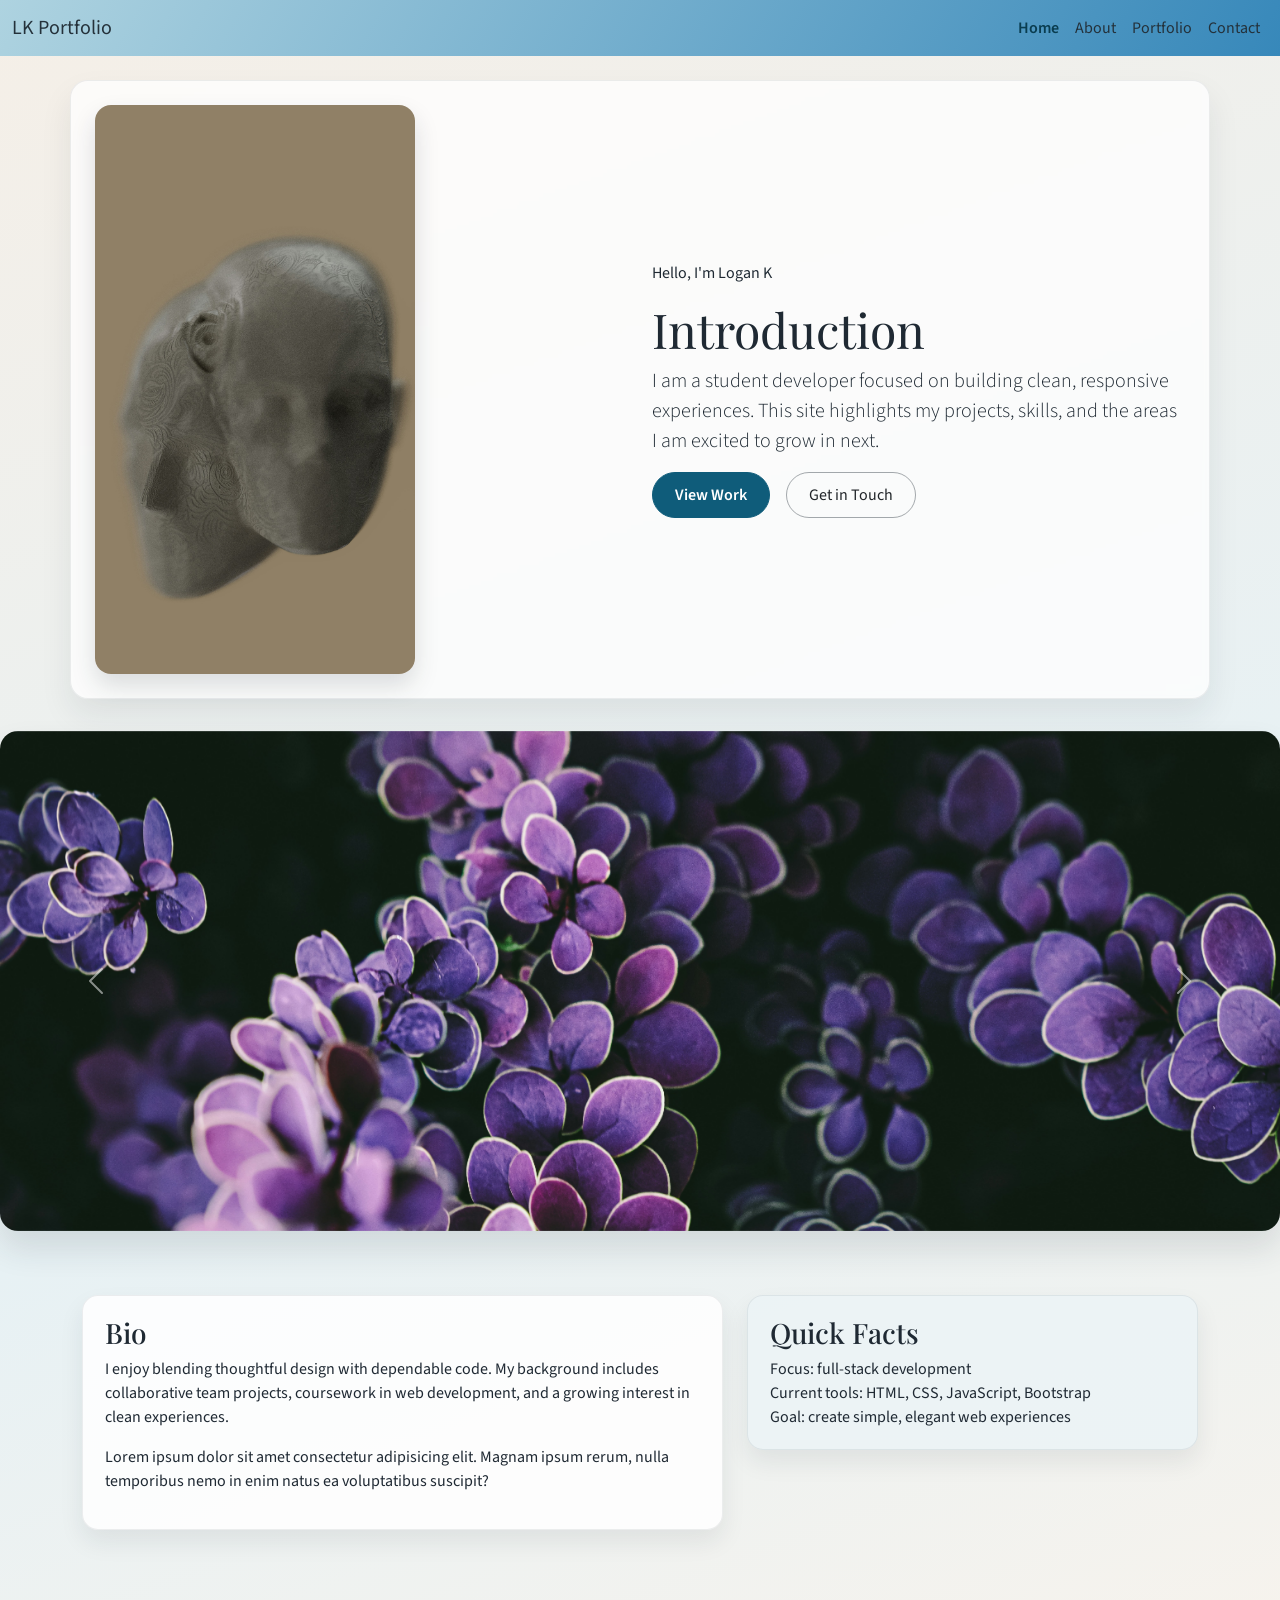
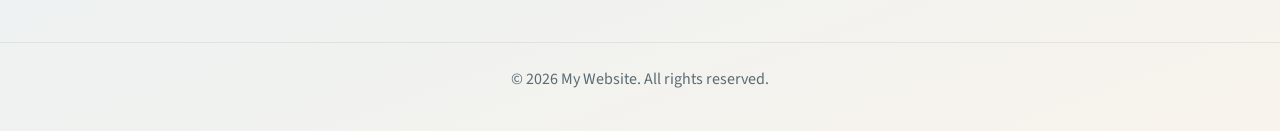
<file: index.html>
<!doctype html>
<html lang="en">
  <head>
    <meta charset="UTF-8" />
    <meta name="viewport" content="width=device-width, initial-scale=1.0" />
    <link
      href="https://cdn.jsdelivr.net/npm/bootstrap@5.3.8/dist/css/bootstrap.min.css"
      rel="stylesheet"
      integrity="sha384-sRIl4kxILFvY47J16cr9ZwB07vP4J8+LH7qKQnuqkuIAvNWLzeN8tE5YBujZqJLB"
      crossorigin="anonymous"
    />
    <link
      href="https://fonts.googleapis.com/css2?family=Playfair+Display:wght@400;600;700&family=Source+Sans+3:wght@300;400;600&display=swap"
      rel="stylesheet"
    />
    <link rel="stylesheet" href="css/styles.css" />
    <title>Home Page</title>
  </head>
  <body class="home">
    <!-- Navigation -->
    <nav class="navbar navbar-expand-lg bg-body-tertiary" data-bs-theme="dark">
      <div class="container-fluid">
        <a class="navbar-brand" href="index.html">LK Portfolio</a>
        <button
          class="navbar-toggler"
          type="button"
          data-bs-toggle="collapse"
          data-bs-target="#navbarNav"
          aria-controls="navbarNav"
          aria-expanded="false"
          aria-label="Toggle navigation"
        >
          <span class="navbar-toggler-icon"></span>
        </button>
        <div class="collapse navbar-collapse" id="navbarNav">
          <ul class="navbar-nav ms-auto">
            <li class="nav-item">
              <a class="nav-link active" href="index.html" aria-current="page"
                >Home</a
              >
            </li>
            <li class="nav-item">
              <a class="nav-link" href="about.html">About</a>
            </li>
            <li class="nav-item">
              <a class="nav-link" href="portfolio.html">Portfolio</a>
            </li>
            <li class="nav-item">
              <a class="nav-link" href="contact.html">Contact</a>
            </li>
          </ul>
        </div>
      </div>
    </nav>
    <!-- Hero + carousel -->
    <header>
      <section class="home-hero container mt-4">
        <div class="row align-items-center g-4">
          <div class="col-md-6 text-center text-md-start">
            <img
              src="images/profile.jpg"
              class="profile img-fluid"
              alt="Profile Image"
            />
          </div>
          <div class="col-md-6">
            <p class="eyebrow">Hello, I'm Logan K</p>
            <h2 class="display-5">Introduction</h2>
            <p class="lead">
              I am a student developer focused on building clean, responsive
              experiences. This site highlights my projects, skills, and the
              areas I am excited to grow in next.
            </p>
            <div class="d-flex flex-wrap gap-3">
              <a class="btn btn-primary" href="portfolio.html">View Work</a>
              <a class="btn btn-outline-dark" href="contact.html"
                >Get in Touch</a
              >
            </div>
          </div>
        </div>
      </section>
      <div id="carouselNicePictures" class="carousel slide" data-bs-ride="true">
        <div class="carousel-inner">
          <div class="carousel-item active">
            <img
              src="images/flower.jpg"
              class="d-block w-100"
              alt="purple flower"
            />
          </div>
          <div class="carousel-item">
            <img
              src="images/snow.jpg"
              class="d-block w-100"
              alt="snowy landscape"
            />
          </div>
          <div class="carousel-item">
            <img src="images/tree.jpg" class="d-block w-100" alt="foggy tree" />
          </div>
        </div>
        <button
          class="carousel-control-prev"
          type="button"
          data-bs-target="#carouselNicePictures"
          data-bs-slide="prev"
        >
          <span class="carousel-control-prev-icon" aria-hidden="true"></span>
          <span class="visually-hidden">Previous</span>
        </button>
        <button
          class="carousel-control-next"
          type="button"
          data-bs-target="#carouselNicePictures"
          data-bs-slide="next"
        >
          <span class="carousel-control-next-icon" aria-hidden="true"></span>
          <span class="visually-hidden">Next</span>
        </button>
      </div>
    </header>
    <!-- Main content -->
    <main class="home-main">
      <section class="home-bio container my-5">
        <div class="row g-4">
          <div class="col-lg-7">
            <div class="home-card">
              <h3>Bio</h3>
              <p>
                I enjoy blending thoughtful design with dependable code. My
                background includes collaborative team projects, coursework in
                web development, and a growing interest in clean experiences.
              </p>
              <p>
                Lorem ipsum dolor sit amet consectetur adipisicing elit. Magnam
                ipsum rerum, nulla temporibus nemo in enim natus ea voluptatibus
                suscipit?
              </p>
            </div>
          </div>
          <div class="col-lg-5">
            <div class="home-card accent">
              <h3>Quick Facts</h3>
              <ul class="list-unstyled mb-0">
                <li>Focus: full-stack development</li>
                <li>Current tools: HTML, CSS, JavaScript, Bootstrap</li>
                <li>Goal: create simple, elegant web experiences</li>
              </ul>
            </div>
          </div>
        </div>
      </section>
    </main>
    <!-- Footer -->
    <footer class="footer">
      <p>&copy; 2026 My Website. All rights reserved.</p>
    </footer>
    <script
      src="https://cdn.jsdelivr.net/npm/bootstrap@5.3.8/dist/js/bootstrap.bundle.min.js"
      integrity="sha384-FKyoEForCGlyvwx9Hj09JcYn3nv7wiPVlz7YYwJrWVcXK/BmnVDxM+D2scQbITxI"
      crossorigin="anonymous"
    ></script>
  </body>
</html>
</file>
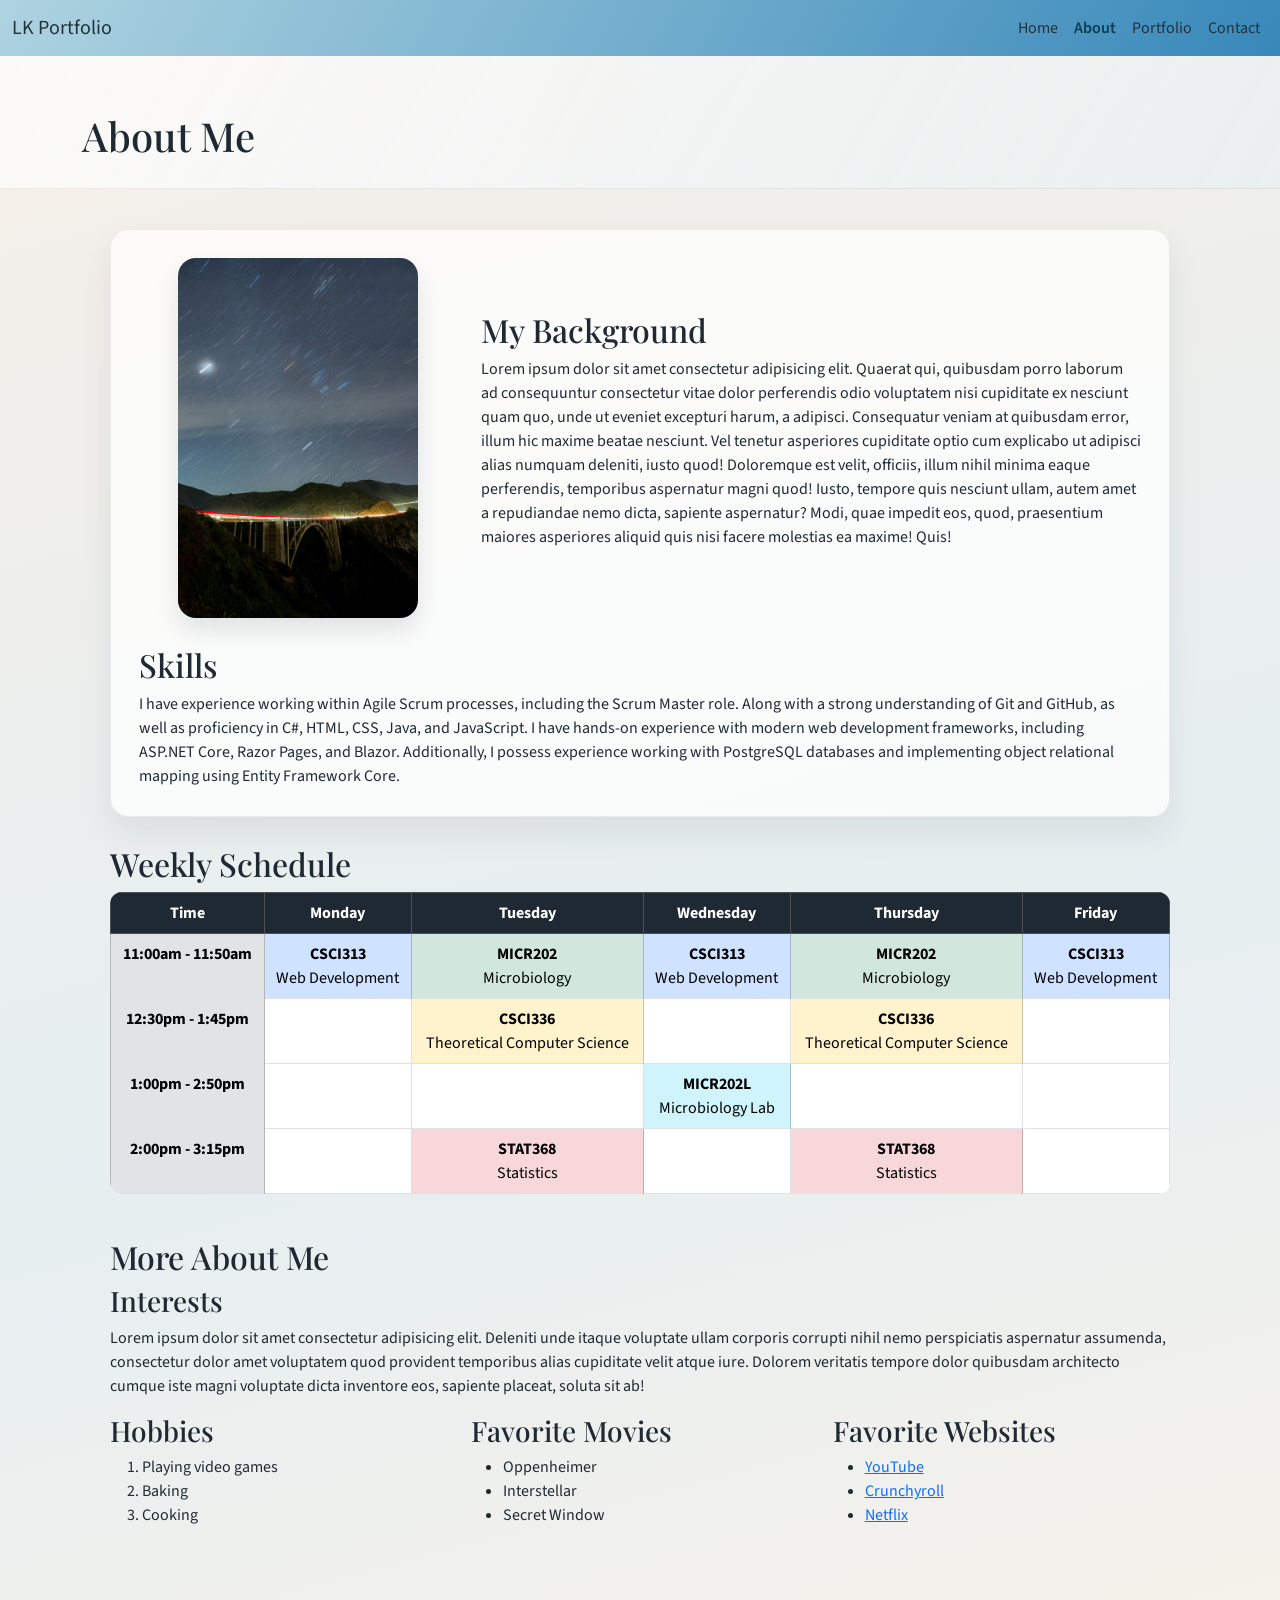
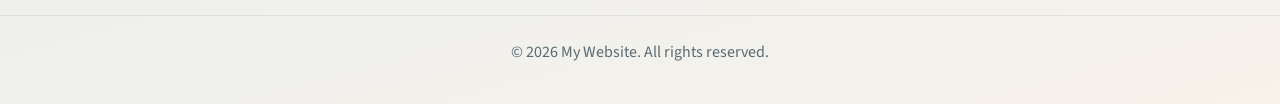
<file: about.html>
<!doctype html>
<html lang="en">
  <head>
    <meta charset="UTF-8" />
    <meta name="viewport" content="width=device-width, initial-scale=1.0" />
    <link
      href="https://cdn.jsdelivr.net/npm/bootstrap@5.3.8/dist/css/bootstrap.min.css"
      rel="stylesheet"
      integrity="sha384-sRIl4kxILFvY47J16cr9ZwB07vP4J8+LH7qKQnuqkuIAvNWLzeN8tE5YBujZqJLB"
      crossorigin="anonymous"
    />
    <link
      href="https://fonts.googleapis.com/css2?family=Playfair+Display:wght@400;600;700&family=Source+Sans+3:wght@300;400;600&display=swap"
      rel="stylesheet"
    />
    <link rel="stylesheet" href="css/styles.css" />
    <title>About</title>
  </head>
  <body class="about">
    <!-- Navigation -->
    <nav class="navbar navbar-expand-lg bg-body-tertiary" data-bs-theme="dark">
      <div class="container-fluid">
        <a class="navbar-brand" href="index.html">LK Portfolio</a>
        <button
          class="navbar-toggler"
          type="button"
          data-bs-toggle="collapse"
          data-bs-target="#navbarNav"
          aria-controls="navbarNav"
          aria-expanded="false"
          aria-label="Toggle navigation"
        >
          <span class="navbar-toggler-icon"></span>
        </button>
        <div class="collapse navbar-collapse" id="navbarNav">
          <ul class="navbar-nav ms-auto">
            <li class="nav-item">
              <a class="nav-link" href="index.html">Home</a>
            </li>
            <li class="nav-item">
              <a class="nav-link active" href="about.html" aria-current="page"
                >About</a
              >
            </li>
            <li class="nav-item">
              <a class="nav-link" href="portfolio.html">Portfolio</a>
            </li>
            <li class="nav-item">
              <a class="nav-link" href="contact.html">Contact</a>
            </li>
          </ul>
        </div>
      </div>
    </nav>
    <!-- Hero -->
    <header class="about-hero">
      <div class="container">
        <h1>About Me</h1>
      </div>
    </header>
    <!-- Main content -->
    <main class="about-main">
      <article class="about-content">
        <section class="about-section">
          <div class="row align-items-center g-4">
            <div class="col-md-4 text-center">
              <img
                src="images/about.jpg"
                alt="Profile Picture"
                class="about-profile img-fluid"
              />
            </div>
            <div class="col-md-8">
              <h2>My Background</h2>
              <p>
                Lorem ipsum dolor sit amet consectetur adipisicing elit. Quaerat
                qui, quibusdam porro laborum ad consequuntur consectetur vitae
                dolor perferendis odio voluptatem nisi cupiditate ex nesciunt
                quam quo, unde ut eveniet excepturi harum, a adipisci.
                Consequatur veniam at quibusdam error, illum hic maxime beatae
                nesciunt. Vel tenetur asperiores cupiditate optio cum explicabo
                ut adipisci alias numquam deleniti, iusto quod! Doloremque est
                velit, officiis, illum nihil minima eaque perferendis,
                temporibus aspernatur magni quod! Iusto, tempore quis nesciunt
                ullam, autem amet a repudiandae nemo dicta, sapiente aspernatur?
                Modi, quae impedit eos, quod, praesentium maiores asperiores
                aliquid quis nisi facere molestias ea maxime! Quis!
              </p>
            </div>
          </div>
        </section>
        <section class="about-section">
          <h2>Skills</h2>
          <p>
            I have experience working within Agile Scrum processes, including
            the Scrum Master role. Along with a strong understanding of Git and
            GitHub, as well as proficiency in C#, HTML, CSS, Java, and
            JavaScript. I have hands-on experience with modern web development
            frameworks, including ASP.NET Core, Razor Pages, and Blazor.
            Additionally, I possess experience working with PostgreSQL databases
            and implementing object relational mapping using Entity Framework
            Core.
          </p>
        </section>
      </article>
      <section class="about-section">
        <h2>Weekly Schedule</h2>
        <div class="table-responsive">
          <table class="table table-bordered mx-auto text-center">
            <thead class="table-dark">
              <tr scope="row">
                <th scope="col">Time</th>
                <th scope="col">Monday</th>
                <th scope="col">Tuesday</th>
                <th scope="col">Wednesday</th>
                <th scope="col">Thursday</th>
                <th scope="col">Friday</th>
              </tr>
            </thead>
            <tbody>
              <tr scope="row">
                <td class="table-secondary">
                  <strong>11:00am - 11:50am</strong>
                </td>
                <td class="table-primary">
                  <strong>CSCI313</strong><br />
                  Web Development
                </td>
                <td class="table-success">
                  <strong>MICR202</strong><br />
                  Microbiology
                </td>
                <td class="table-primary">
                  <strong>CSCI313</strong><br />
                  Web Development
                </td>
                <td class="table-success">
                  <strong>MICR202</strong><br />
                  Microbiology
                </td>
                <td class="table-primary">
                  <strong>CSCI313</strong><br />
                  Web Development
                </td>
              </tr>
              <tr scope="row">
                <td class="table-secondary">
                  <strong>12:30pm - 1:45pm</strong>
                </td>
                <td></td>
                <td class="table-warning">
                  <strong>CSCI336</strong><br />
                  Theoretical Computer Science
                </td>
                <td></td>
                <td class="table-warning">
                  <strong>CSCI336</strong><br />
                  Theoretical Computer Science
                </td>
                <td></td>
              </tr>
              <tr scope="row">
                <td class="table-secondary">
                  <strong>1:00pm - 2:50pm</strong>
                </td>
                <td></td>
                <td></td>
                <td class="table-info">
                  <strong>MICR202L</strong><br />
                  Microbiology Lab
                </td>
                <td></td>
                <td></td>
              </tr>
              <tr scope="row">
                <td class="table-secondary">
                  <strong>2:00pm - 3:15pm</strong>
                </td>
                <td></td>
                <td class="table-danger">
                  <strong>STAT368</strong><br />
                  Statistics
                </td>
                <td></td>
                <td class="table-danger">
                  <strong>STAT368</strong><br />
                  Statistics
                </td>
                <td></td>
              </tr>
            </tbody>
          </table>
        </div>
      </section>
      <section class="about-section">
        <h2>More About Me</h2>
        <h3>Interests</h3>
        <p>
          Lorem ipsum dolor sit amet consectetur adipisicing elit. Deleniti unde
          itaque voluptate ullam corporis corrupti nihil nemo perspiciatis
          aspernatur assumenda, consectetur dolor amet voluptatem quod provident
          temporibus alias cupiditate velit atque iure. Dolorem veritatis
          tempore dolor quibusdam architecto cumque iste magni voluptate dicta
          inventore eos, sapiente placeat, soluta sit ab!
        </p>
        <div class="row g-4">
          <div class="col-md-4">
            <h3>Hobbies</h3>
            <ol>
              <li>Playing video games</li>
              <li>Baking</li>
              <li>Cooking</li>
            </ol>
          </div>
          <div class="col-md-4">
            <h3>Favorite Movies</h3>
            <ul>
              <li>Oppenheimer</li>
              <li>Interstellar</li>
              <li>Secret Window</li>
            </ul>
          </div>
          <div class="col-md-4">
            <h3>Favorite Websites</h3>
            <ul>
              <li><a href="https://www.youtube.com/">YouTube</a></li>
              <li><a href="https://www.crunchyroll.com/">Crunchyroll</a></li>
              <li><a href="https://www.netflix.com/">Netflix</a></li>
            </ul>
          </div>
        </div>
      </section>
    </main>
    <!-- Footer -->
    <footer class="footer">
      <p>&copy; 2026 My Website. All rights reserved.</p>
    </footer>
    <script
      src="https://cdn.jsdelivr.net/npm/bootstrap@5.3.8/dist/js/bootstrap.bundle.min.js"
      integrity="sha384-FKyoEForCGlyvwx9Hj09JcYn3nv7wiPVlz7YYwJrWVcXK/BmnVDxM+D2scQbITxI"
      crossorigin="anonymous"
    ></script>
  </body>
</html>
</file>
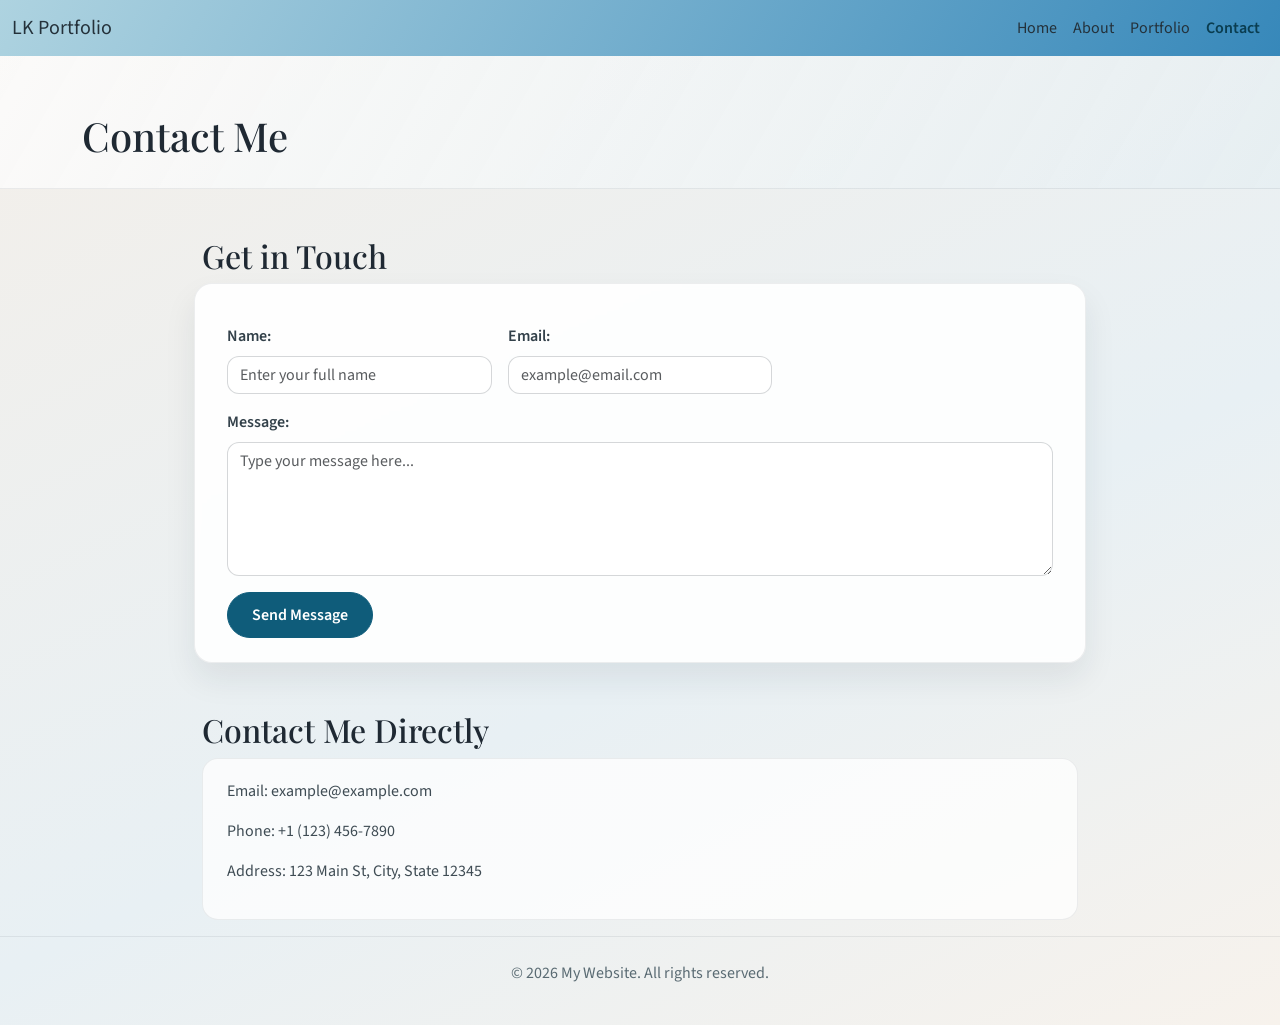
<file: contact.html>
<!doctype html>
<html lang="en">
  <head>
    <meta charset="UTF-8" />
    <meta name="viewport" content="width=device-width, initial-scale=1.0" />
    <link
      href="https://cdn.jsdelivr.net/npm/bootstrap@5.3.8/dist/css/bootstrap.min.css"
      rel="stylesheet"
      integrity="sha384-sRIl4kxILFvY47J16cr9ZwB07vP4J8+LH7qKQnuqkuIAvNWLzeN8tE5YBujZqJLB"
      crossorigin="anonymous"
    />
    <link
      href="https://fonts.googleapis.com/css2?family=Playfair+Display:wght@400;600;700&family=Source+Sans+3:wght@300;400;600&display=swap"
      rel="stylesheet"
    />
    <link rel="stylesheet" href="css/styles.css" />
    <title>Contact</title>
  </head>
  <body class="contact">
    <!-- Navigation -->
    <nav class="navbar navbar-expand-lg bg-body-tertiary" data-bs-theme="dark">
      <div class="container-fluid">
        <a class="navbar-brand" href="index.html">LK Portfolio</a>
        <button
          class="navbar-toggler"
          type="button"
          data-bs-toggle="collapse"
          data-bs-target="#navbarNav"
          aria-controls="navbarNav"
          aria-expanded="false"
          aria-label="Toggle navigation"
        >
          <span class="navbar-toggler-icon"></span>
        </button>
        <div class="collapse navbar-collapse" id="navbarNav">
          <ul class="navbar-nav ms-auto">
            <li class="nav-item">
              <a class="nav-link" href="index.html">Home</a>
            </li>
            <li class="nav-item">
              <a class="nav-link" href="about.html">About</a>
            </li>
            <li class="nav-item">
              <a class="nav-link" href="portfolio.html">Portfolio</a>
            </li>
            <li class="nav-item">
              <a class="nav-link active" href="contact.html" aria-current="page"
                >Contact</a
              >
            </li>
          </ul>
        </div>
      </div>
    </nav>
    <!-- Hero -->
    <header class="contact-hero">
      <div class="container">
        <h1>Contact Me</h1>
      </div>
    </header>
    <!-- Main content -->
    <main>
      <section class="container my-5 contact-main">
        <h2 class="mb-4">Get in Touch</h2>
        <form class="row g-3 needs-validation contact-form" novalidate>
          <div class="col-md-4">
            <label for="name" class="form-label">Name:</label>
            <input
              type="text"
              class="form-control"
              id="name"
              name="name"
              placeholder="Enter your full name"
              required
            />
            <div class="invalid-feedback">Please provide your name.</div>
          </div>
          <div class="col-md-4">
            <label for="email" class="form-label">Email:</label>
            <input
              type="email"
              class="form-control"
              id="email"
              name="email"
              placeholder="example@email.com"
              required
            />
            <div class="invalid-feedback">
              Please provide a valid email address.
            </div>
          </div>
          <div class="col-12">
            <label for="message" class="form-label">Message:</label>
            <textarea
              class="form-control"
              id="message"
              name="message"
              rows="5"
              placeholder="Type your message here..."
              required
            ></textarea>
            <div class="invalid-feedback">Please provide a message.</div>
          </div>
          <div class="col-12">
            <button type="submit" class="btn btn-primary">Send Message</button>
          </div>
        </form>
      </section>
      <section class="container contact-direct">
        <h2>Contact Me Directly</h2>
        <address>
          <p>Email: example@example.com</p>
          <p>Phone: +1 (123) 456-7890</p>
          <p>Address: 123 Main St, City, State 12345</p>
        </address>
      </section>
    </main>
    <!-- Footer -->
    <footer class="footer">
      <p>&copy; 2026 My Website. All rights reserved.</p>
    </footer>
    <script
      src="https://cdn.jsdelivr.net/npm/bootstrap@5.3.8/dist/js/bootstrap.bundle.min.js"
      integrity="sha384-FKyoEForCGlyvwx9Hj09JcYn3nv7wiPVlz7YYwJrWVcXK/BmnVDxM+D2scQbITxI"
      crossorigin="anonymous"
    ></script>
    <script>
      // Example starter JavaScript for disabling form submissions if there are invalid fields
      (() => {
        "use strict";

        // Fetch all the forms we want to apply custom Bootstrap validation styles to
        const forms = document.querySelectorAll(".needs-validation");

        // Loop over them and prevent submission
        Array.from(forms).forEach((form) => {
          form.addEventListener(
            "submit",
            (event) => {
              if (!form.checkValidity()) {
                event.preventDefault();
                event.stopPropagation();
              }

              form.classList.add("was-validated");
            },
            false,
          );
        });
      })();
    </script>
  </body>
</html>
</file>
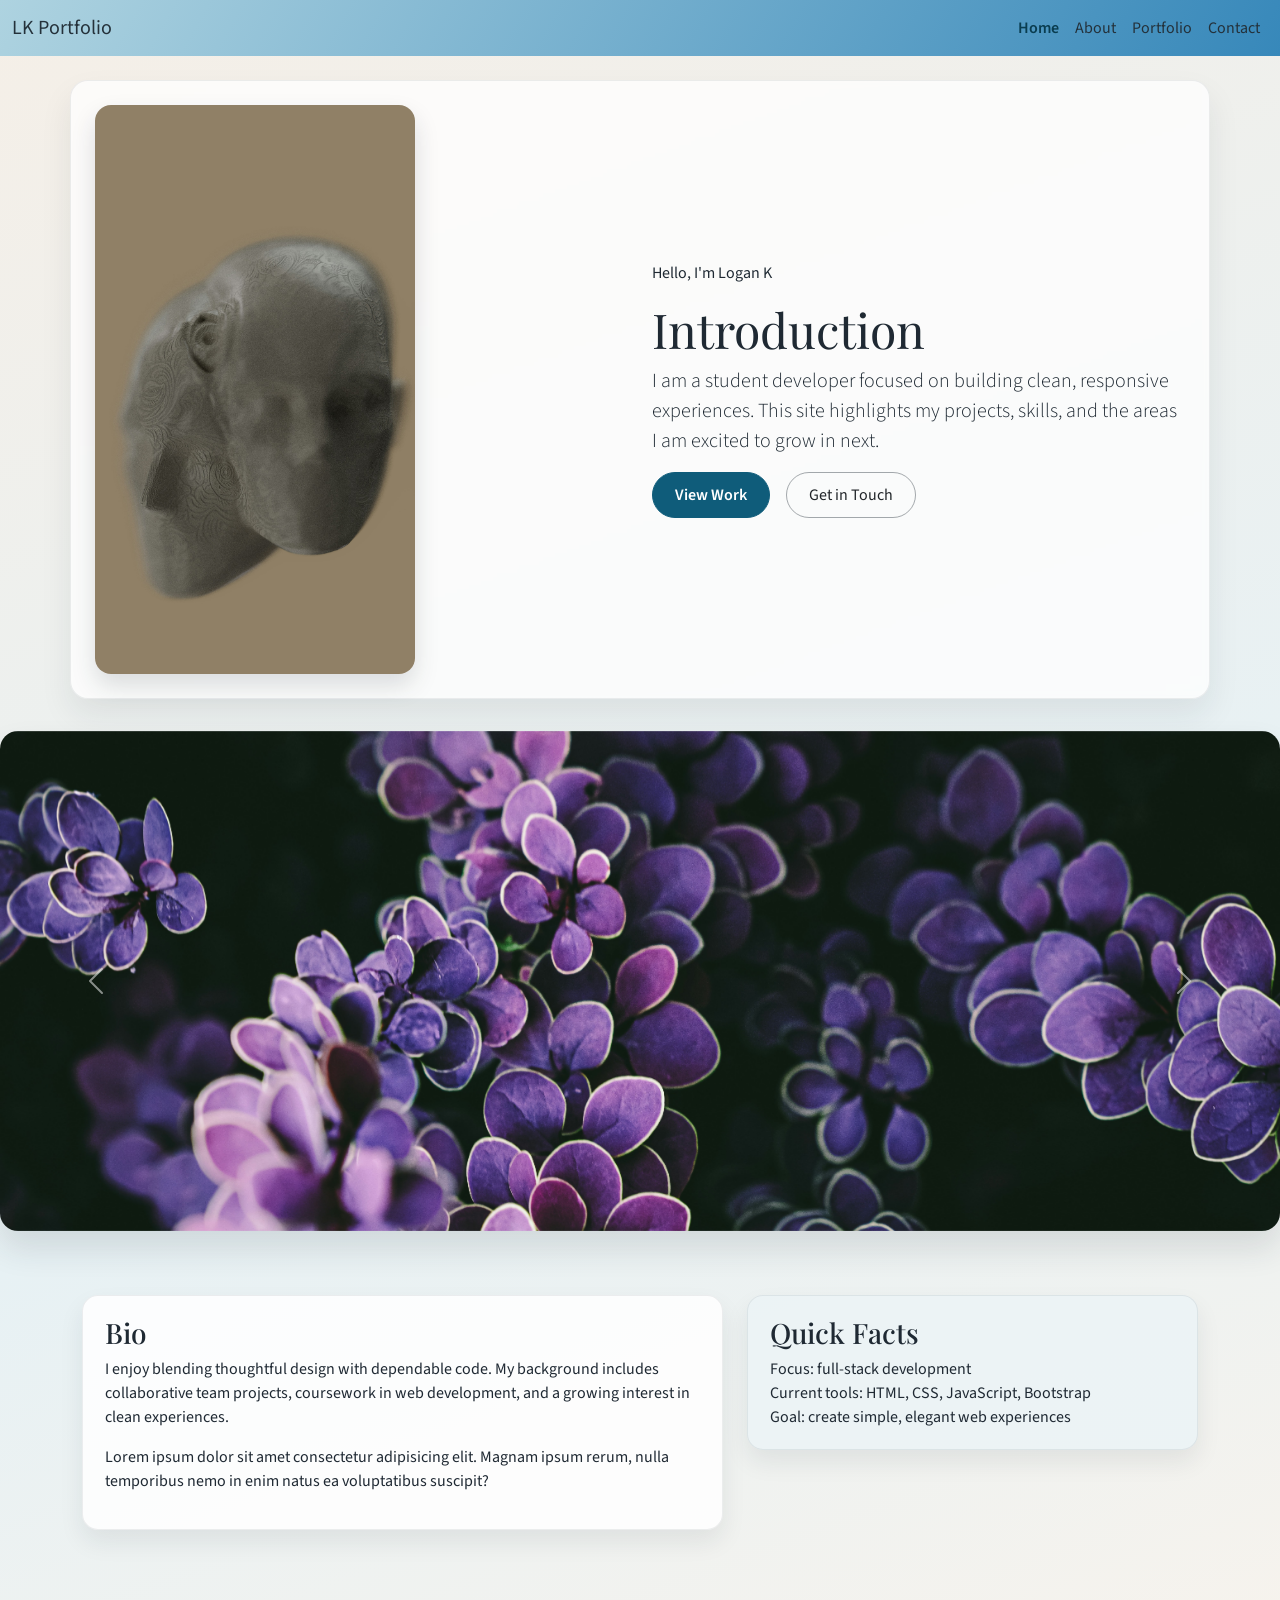
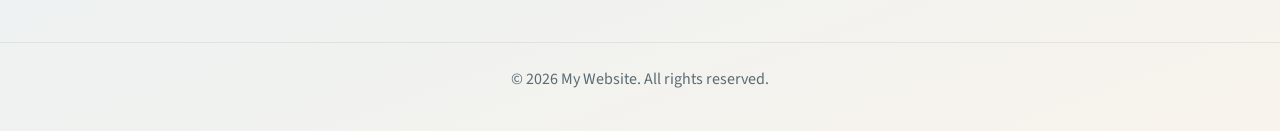
<file: home.html>
<!doctype html>
<html lang="en">
  <head>
    <meta charset="UTF-8" />
    <meta name="viewport" content="width=device-width, initial-scale=1.0" />
    <link
      href="https://cdn.jsdelivr.net/npm/bootstrap@5.3.8/dist/css/bootstrap.min.css"
      rel="stylesheet"
      integrity="sha384-sRIl4kxILFvY47J16cr9ZwB07vP4J8+LH7qKQnuqkuIAvNWLzeN8tE5YBujZqJLB"
      crossorigin="anonymous"
    />
    <link
      href="https://fonts.googleapis.com/css2?family=Playfair+Display:wght@400;600;700&family=Source+Sans+3:wght@300;400;600&display=swap"
      rel="stylesheet"
    />
    <link rel="stylesheet" href="css/styles.css" />
    <title>Home Page</title>
  </head>
  <body class="home">
    <!-- Navigation -->
    <nav class="navbar navbar-expand-lg bg-body-tertiary" data-bs-theme="dark">
      <div class="container-fluid">
        <a class="navbar-brand" href="home.html">LK Portfolio</a>
        <button
          class="navbar-toggler"
          type="button"
          data-bs-toggle="collapse"
          data-bs-target="#navbarNav"
          aria-controls="navbarNav"
          aria-expanded="false"
          aria-label="Toggle navigation"
        >
          <span class="navbar-toggler-icon"></span>
        </button>
        <div class="collapse navbar-collapse" id="navbarNav">
          <ul class="navbar-nav ms-auto">
            <li class="nav-item">
              <a class="nav-link active" href="home.html" aria-current="page"
                >Home</a
              >
            </li>
            <li class="nav-item">
              <a class="nav-link" href="about.html">About</a>
            </li>
            <li class="nav-item">
              <a class="nav-link" href="portfolio.html">Portfolio</a>
            </li>
            <li class="nav-item">
              <a class="nav-link" href="contact.html">Contact</a>
            </li>
          </ul>
        </div>
      </div>
    </nav>
    <!-- Hero + carousel -->
    <header>
      <section class="home-hero container mt-4">
        <div class="row align-items-center g-4">
          <div class="col-md-6 text-center text-md-start">
            <img
              src="images/profile.jpg"
              class="profile img-fluid"
              alt="Profile Image"
            />
          </div>
          <div class="col-md-6">
            <p class="eyebrow">Hello, I'm Logan K</p>
            <h2 class="display-5">Introduction</h2>
            <p class="lead">
              I am a student developer focused on building clean, responsive
              experiences. This site highlights my projects, skills, and the
              areas I am excited to grow in next.
            </p>
            <div class="d-flex flex-wrap gap-3">
              <a class="btn btn-primary" href="portfolio.html">View Work</a>
              <a class="btn btn-outline-dark" href="contact.html"
                >Get in Touch</a
              >
            </div>
          </div>
        </div>
      </section>
      <div id="carouselNicePictures" class="carousel slide" data-bs-ride="true">
        <div class="carousel-inner">
          <div class="carousel-item active">
            <img
              src="images/flower.jpg"
              class="d-block w-100"
              alt="purple flower"
            />
          </div>
          <div class="carousel-item">
            <img
              src="images/snow.jpg"
              class="d-block w-100"
              alt="snowy landscape"
            />
          </div>
          <div class="carousel-item">
            <img src="images/tree.jpg" class="d-block w-100" alt="foggy tree" />
          </div>
        </div>
        <button
          class="carousel-control-prev"
          type="button"
          data-bs-target="#carouselNicePictures"
          data-bs-slide="prev"
        >
          <span class="carousel-control-prev-icon" aria-hidden="true"></span>
          <span class="visually-hidden">Previous</span>
        </button>
        <button
          class="carousel-control-next"
          type="button"
          data-bs-target="#carouselNicePictures"
          data-bs-slide="next"
        >
          <span class="carousel-control-next-icon" aria-hidden="true"></span>
          <span class="visually-hidden">Next</span>
        </button>
      </div>
    </header>
    <!-- Main content -->
    <main class="home-main">
      <section class="home-bio container my-5">
        <div class="row g-4">
          <div class="col-lg-7">
            <div class="home-card">
              <h3>Bio</h3>
              <p>
                I enjoy blending thoughtful design with dependable code. My
                background includes collaborative team projects, coursework in
                web development, and a growing interest in clean experiences.
              </p>
              <p>
                Lorem ipsum dolor sit amet consectetur adipisicing elit. Magnam
                ipsum rerum, nulla temporibus nemo in enim natus ea voluptatibus
                suscipit?
              </p>
            </div>
          </div>
          <div class="col-lg-5">
            <div class="home-card accent">
              <h3>Quick Facts</h3>
              <ul class="list-unstyled mb-0">
                <li>Focus: full-stack development</li>
                <li>Current tools: HTML, CSS, JavaScript, Bootstrap</li>
                <li>Goal: create simple, elegant web experiences</li>
              </ul>
            </div>
          </div>
        </div>
      </section>
    </main>
    <!-- Footer -->
    <footer class="footer">
      <p>&copy; 2026 My Website. All rights reserved.</p>
    </footer>
    <script
      src="https://cdn.jsdelivr.net/npm/bootstrap@5.3.8/dist/js/bootstrap.bundle.min.js"
      integrity="sha384-FKyoEForCGlyvwx9Hj09JcYn3nv7wiPVlz7YYwJrWVcXK/BmnVDxM+D2scQbITxI"
      crossorigin="anonymous"
    ></script>
  </body>
</html>
</file>
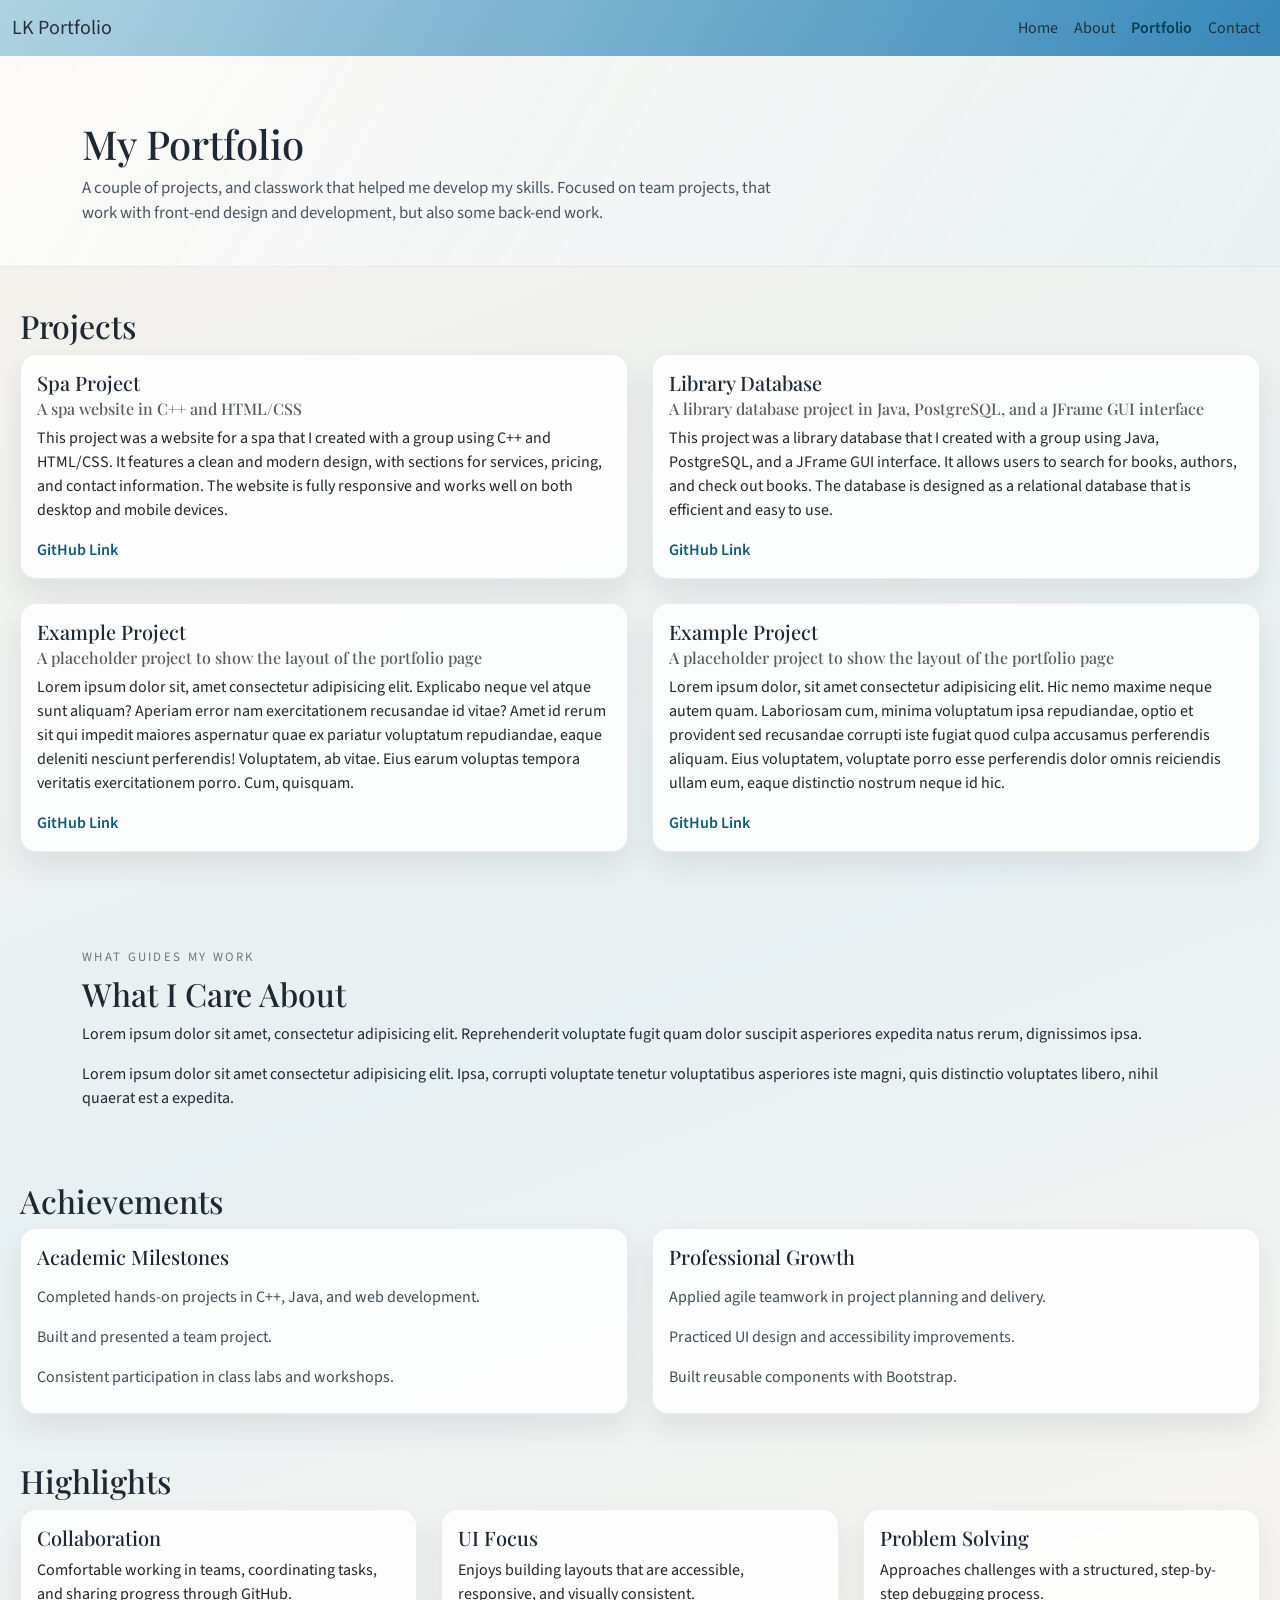
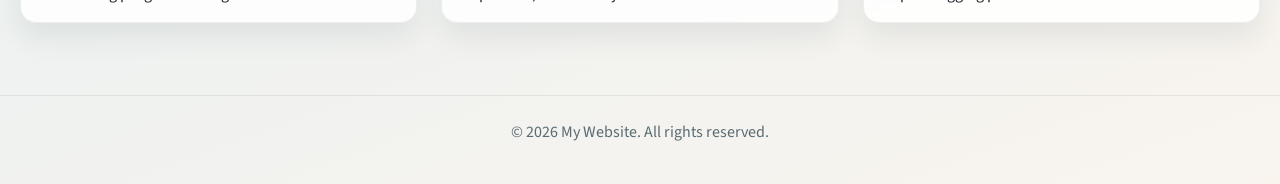
<file: portfolio.html>
<!doctype html>
<html lang="en">
  <head>
    <meta charset="UTF-8" />
    <meta name="viewport" content="width=device-width, initial-scale=1.0" />
    <link
      href="https://cdn.jsdelivr.net/npm/bootstrap@5.3.8/dist/css/bootstrap.min.css"
      rel="stylesheet"
      integrity="sha384-sRIl4kxILFvY47J16cr9ZwB07vP4J8+LH7qKQnuqkuIAvNWLzeN8tE5YBujZqJLB"
      crossorigin="anonymous"
    />
    <link
      href="https://fonts.googleapis.com/css2?family=Playfair+Display:wght@400;600;700&family=Source+Sans+3:wght@300;400;600&display=swap"
      rel="stylesheet"
    />
    <link rel="stylesheet" href="css/styles.css" />
    <title>Portfolio</title>
  </head>
  <body class="portfolio">
    <!-- Navigation -->
    <nav class="navbar navbar-expand-lg bg-body-tertiary" data-bs-theme="dark">
      <div class="container-fluid">
        <a class="navbar-brand" href="index.html">LK Portfolio</a>
        <button
          class="navbar-toggler"
          type="button"
          data-bs-toggle="collapse"
          data-bs-target="#navbarNav"
          aria-controls="navbarNav"
          aria-expanded="false"
          aria-label="Toggle navigation"
        >
          <span class="navbar-toggler-icon"></span>
        </button>
        <div class="collapse navbar-collapse" id="navbarNav">
          <ul class="navbar-nav ms-auto">
            <li class="nav-item">
              <a class="nav-link" href="index.html">Home</a>
            </li>
            <li class="nav-item">
              <a class="nav-link" href="about.html">About</a>
            </li>
            <li class="nav-item">
              <a
                class="nav-link active"
                href="portfolio.html"
                aria-current="page"
                >Portfolio</a
              >
            </li>
            <li class="nav-item">
              <a class="nav-link" href="contact.html">Contact</a>
            </li>
          </ul>
        </div>
      </div>
    </nav>
    <!-- Hero -->
    <header class="portfolio-hero">
      <div class="container">
        <div class="portfolio-hero-row">
          <h1>My Portfolio</h1>
          <p class="portfolio-subtitle">
            A couple of projects, and classwork that helped me develop my
            skills. Focused on team projects, that work with front-end design
            and development, but also some back-end work.
          </p>
        </div>
      </div>
    </header>
    <!-- Main content -->
    <main class="portfolio-main">
      <section>
        <h2>Projects</h2>
        <div class="row row-cols-1 row-cols-md-2 g-4 portfolio-projects">
          <div class="col">
            <div class="card">
              <div class="card-body">
                <h5 class="card-title">Spa Project</h5>
                <h6 class="card-subtitle mb-2 text-body-secondary">
                  A spa website in C++ and HTML/CSS
                </h6>
                <p class="card-text">
                  This project was a website for a spa that I created with a
                  group using C++ and HTML/CSS. It features a clean and modern
                  design, with sections for services, pricing, and contact
                  information. The website is fully responsive and works well on
                  both desktop and mobile devices.
                </p>
                <a
                  href="https://github.com/lkittels/FinalProjectSpa"
                  class="card-link"
                  >GitHub Link</a
                >
              </div>
            </div>
          </div>
          <div class="col">
            <div class="card">
              <div class="card-body">
                <h5 class="card-title">Library Database</h5>
                <h6 class="card-subtitle mb-2 text-body-secondary">
                  A library database project in Java, PostgreSQL, and a JFrame
                  GUI interface
                </h6>
                <p class="card-text">
                  This project was a library database that I created with a
                  group using Java, PostgreSQL, and a JFrame GUI interface. It
                  allows users to search for books, authors, and check out
                  books. The database is designed as a relational database that
                  is efficient and easy to use.
                </p>
                <a href="#" class="card-link">GitHub Link</a>
              </div>
            </div>
          </div>
          <div class="col">
            <div class="card">
              <div class="card-body">
                <h5 class="card-title">Example Project</h5>
                <h6 class="card-subtitle mb-2 text-body-secondary">
                  A placeholder project to show the layout of the portfolio page
                </h6>
                <p class="card-text">
                  Lorem ipsum dolor sit, amet consectetur adipisicing elit.
                  Explicabo neque vel atque sunt aliquam? Aperiam error nam
                  exercitationem recusandae id vitae? Amet id rerum sit qui
                  impedit maiores aspernatur quae ex pariatur voluptatum
                  repudiandae, eaque deleniti nesciunt perferendis! Voluptatem,
                  ab vitae. Eius earum voluptas tempora veritatis exercitationem
                  porro. Cum, quisquam.
                </p>
                <a href="#" class="card-link">GitHub Link</a>
              </div>
            </div>
          </div>
          <div class="col">
            <div class="card">
              <div class="card-body">
                <h5 class="card-title">Example Project</h5>
                <h6 class="card-subtitle mb-2 text-body-secondary">
                  A placeholder project to show the layout of the portfolio page
                </h6>
                <p class="card-text">
                  Lorem ipsum dolor, sit amet consectetur adipisicing elit. Hic
                  nemo maxime neque autem quam. Laboriosam cum, minima
                  voluptatum ipsa repudiandae, optio et provident sed recusandae
                  corrupti iste fugiat quod culpa accusamus perferendis aliquam.
                  Eius voluptatem, voluptate porro esse perferendis dolor omnis
                  reiciendis ullam eum, eaque distinctio nostrum neque id hic.
                </p>
                <a href="#" class="card-link">GitHub Link</a>
              </div>
            </div>
          </div>
        </div>
      </section>
      <section class="portfolio-intro">
        <div class="container">
          <p class="portfolio-kicker">What guides my work</p>
          <h2>What I Care About</h2>
          <p>
            Lorem ipsum dolor sit amet, consectetur adipisicing elit.
            Reprehenderit voluptate fugit quam dolor suscipit asperiores
            expedita natus rerum, dignissimos ipsa.
          </p>
          <p>
            Lorem ipsum dolor sit amet consectetur adipisicing elit. Ipsa,
            corrupti voluptate tenetur voluptatibus asperiores iste magni, quis
            distinctio voluptates libero, nihil quaerat est a expedita.
          </p>
        </div>
      </section>
      <section class="mt-5">
        <h2>Achievements</h2>
        <div class="row g-4">
          <div class="col-md-6">
            <div class="card h-100">
              <div class="card-body">
                <h5 class="card-title">Academic Milestones</h5>
                <ul class="list-group list-group-flush">
                  <li class="list-group-item">
                    Completed hands-on projects in C++, Java, and web
                    development.
                  </li>
                  <li class="list-group-item">
                    Built and presented a team project.
                  </li>
                  <li class="list-group-item">
                    Consistent participation in class labs and workshops.
                  </li>
                </ul>
              </div>
            </div>
          </div>
          <div class="col-md-6">
            <div class="card h-100">
              <div class="card-body">
                <h5 class="card-title">Professional Growth</h5>
                <ul class="list-group list-group-flush">
                  <li class="list-group-item">
                    Applied agile teamwork in project planning and delivery.
                  </li>
                  <li class="list-group-item">
                    Practiced UI design and accessibility improvements.
                  </li>
                  <li class="list-group-item">
                    Built reusable components with Bootstrap.
                  </li>
                </ul>
              </div>
            </div>
          </div>
        </div>
      </section>
      <section class="mt-5">
        <h2>Highlights</h2>
        <div class="row g-4">
          <div class="col-md-4">
            <div class="card h-100">
              <div class="card-body">
                <h5 class="card-title">Collaboration</h5>
                <p class="card-text">
                  Comfortable working in teams, coordinating tasks, and sharing
                  progress through GitHub.
                </p>
              </div>
            </div>
          </div>
          <div class="col-md-4">
            <div class="card h-100">
              <div class="card-body">
                <h5 class="card-title">UI Focus</h5>
                <p class="card-text">
                  Enjoys building layouts that are accessible, responsive, and
                  visually consistent.
                </p>
              </div>
            </div>
          </div>
          <div class="col-md-4">
            <div class="card h-100">
              <div class="card-body">
                <h5 class="card-title">Problem Solving</h5>
                <p class="card-text">
                  Approaches challenges with a structured, step-by-step
                  debugging process.
                </p>
              </div>
            </div>
          </div>
        </div>
      </section>
    </main>
    <!-- Footer -->
    <footer class="footer">
      <p>&copy; 2026 My Website. All rights reserved.</p>
    </footer>
    <script
      src="https://cdn.jsdelivr.net/npm/bootstrap@5.3.8/dist/js/bootstrap.bundle.min.js"
      integrity="sha384-FKyoEForCGlyvwx9Hj09JcYn3nv7wiPVlz7YYwJrWVcXK/BmnVDxM+D2scQbITxI"
      crossorigin="anonymous"
    ></script>
  </body>
</html>
</file>
<file: css/styles.css>
/* Carousel */
#carouselNicePictures .carousel-inner {
  max-height: 500px; /* Adjust this value */
}

#carouselNicePictures .carousel-item img {
  max-height: 500px;
  object-fit: cover;
}

/* Links */
a:hover {
  color: red;
  text-decoration: underline;
}

a:visited {
  color: purple;
}

/* Base typography */
body {
  font-family: "Source Sans 3", "Segoe UI", Tahoma, sans-serif;
  color: #1f2933;
}

h1,
h2,
h3,
h4,
h5,
h6 {
  font-family: "Playfair Display", Georgia, serif;
}

/* Buttons */
.btn:visited {
  color: inherit;
}

.btn-primary:visited {
  color: #ffffff;
}

.btn-outline-dark:visited {
  color: #212529;
}

/* Navbar */
.navbar {
  background: linear-gradient(120deg, #aed3e0, #3788ba);
}

.navbar .navbar-brand,
.navbar .nav-link {
  color: #24313a;
}

.navbar .nav-link:hover,
.navbar .nav-link:focus {
  color: #0f5c7a;
}

.navbar .nav-link.active {
  color: #0a3d50;
  font-weight: 600;
}

.navbar .nav-link:visited {
  color: #24313a;
}

/* About page image */
.about-profile {
  width: 100%;
  max-width: 240px;
  border-radius: 18px;
  box-shadow: 0 12px 24px rgba(31, 41, 51, 0.12);
}

/* Portfolio page styles */
.portfolio {
  font-family: "Source Sans 3", "Segoe UI", Tahoma, sans-serif;
  color: #1f2933;
  background: linear-gradient(160deg, #f6f1ea 0%, #e7f0f2 55%, #f9f4ee 100%);
}

.portfolio h1,
.portfolio h2,
.portfolio h5 {
  font-family: "Playfair Display", Georgia, serif;
}

.portfolio-hero {
  padding: 64px 0 24px;
  background: linear-gradient(
    120deg,
    rgba(255, 255, 255, 0.7),
    rgba(230, 240, 242, 0.6)
  );
  border-bottom: 1px solid rgba(31, 41, 51, 0.08);
}

.portfolio-hero-row {
  max-width: 720px;
}

.portfolio-subtitle {
  font-size: 1.05rem;
  color: #4a5560;
}

.portfolio-main {
  padding: 40px 20px 72px;
  max-width: 1340px;
  margin: 0 auto;
}

.portfolio .card {
  border: 1px solid rgba(31, 41, 51, 0.08);
  border-radius: 16px;
  background: rgba(255, 255, 255, 0.85);
  box-shadow: 0 14px 28px rgba(31, 41, 51, 0.08);
  backdrop-filter: blur(3px);
}

.portfolio .card-title {
  color: #1f2933;
}

.portfolio .card-subtitle {
  color: #5a6b73;
}

.portfolio .card-link {
  color: #0f5c7a;
  text-decoration: none;
  font-weight: 600;
}

.portfolio .card-link:hover {
  color: #0a3d50;
  text-decoration: underline;
}

.portfolio-intro {
  margin-top: 56px;
  padding: 40px 0 8px;
}

.portfolio-kicker {
  text-transform: uppercase;
  letter-spacing: 0.18em;
  font-size: 0.8rem;
  color: #6b7782;
  margin-bottom: 8px;
}

.portfolio .list-group-item {
  border: none;
  padding-left: 0;
  background: transparent;
  color: #3f4c54;
}

/* Footer */
.footer {
  border-top: 1px solid rgba(31, 41, 51, 0.08);
  padding: 24px 0;
  text-align: center;
  color: #5a6b73;
}

/* Contact page styles */
.contact {
  font-family: "Source Sans 3", "Segoe UI", Tahoma, sans-serif;
  color: #1f2933;
  background: linear-gradient(155deg, #f4efe9 0%, #e8f0f4 60%, #f7f2ec 100%);
}

.contact h1,
.contact h2 {
  font-family: "Playfair Display", Georgia, serif;
}

.contact-hero {
  padding: 56px 0 20px;
  background: linear-gradient(
    120deg,
    rgba(255, 255, 255, 0.7),
    rgba(228, 238, 242, 0.6)
  );
  border-bottom: 1px solid rgba(31, 41, 51, 0.08);
}

.contact-main,
.contact-direct {
  max-width: 900px;
  margin: 0 auto;
}

.contact-form {
  padding: 24px;
  border-radius: 18px;
  border: 1px solid rgba(31, 41, 51, 0.08);
  background: rgba(255, 255, 255, 0.9);
  box-shadow: 0 16px 32px rgba(31, 41, 51, 0.08);
  backdrop-filter: blur(3px);
}

.contact .form-label {
  color: #33414a;
  font-weight: 600;
}

.contact .form-control {
  border-radius: 12px;
  border-color: rgba(31, 41, 51, 0.18);
}

.contact .form-control:focus {
  border-color: #0f5c7a;
  box-shadow: 0 0 0 0.2rem rgba(15, 92, 122, 0.18);
}

.contact .btn-primary {
  background-color: #0f5c7a;
  border-color: #0f5c7a;
  padding: 10px 24px;
  border-radius: 999px;
  font-weight: 600;
}

.contact .btn-primary:hover {
  background-color: #0a3d50;
  border-color: #0a3d50;
}

.contact-direct address {
  padding: 20px 24px;
  border-radius: 16px;
  background: rgba(255, 255, 255, 0.75);
  border: 1px solid rgba(31, 41, 51, 0.08);
  color: #3f4c54;
}

/* About page styles */
.about {
  font-family: "Source Sans 3", "Segoe UI", Tahoma, sans-serif;
  color: #1f2933;
  background: linear-gradient(165deg, #f6efe7 0%, #e6eef1 58%, #f7f2ea 100%);
}

.about h1,
.about h2,
.about h3 {
  font-family: "Playfair Display", Georgia, serif;
}

.about-hero {
  padding: 56px 0 20px;
  background: linear-gradient(
    120deg,
    rgba(255, 255, 255, 0.7),
    rgba(230, 239, 242, 0.6)
  );
  border-bottom: 1px solid rgba(31, 41, 51, 0.08);
}

.about-main {
  padding: 40px 20px 72px;
  max-width: 1100px;
  margin: 0 auto;
}

.about-content {
  background: rgba(255, 255, 255, 0.75);
  border: 1px solid rgba(31, 41, 51, 0.08);
  border-radius: 18px;
  padding: 28px 28px 12px;
  box-shadow: 0 16px 32px rgba(31, 41, 51, 0.08);
  backdrop-filter: blur(3px);
}

.about-section {
  margin-top: 28px;
}

.about-section:first-child {
  margin-top: 0;
}

.about .table {
  background: rgba(255, 255, 255, 0.85);
  border-radius: 12px;
  overflow: hidden;
}

.about .table-dark {
  --bs-table-bg: #1f2933;
}

/* Home page styles */
.home {
  font-family: "Source Sans 3", "Segoe UI", Tahoma, sans-serif;
  color: #1f2933;
  background: linear-gradient(160deg, #f5efe7 0%, #e7f1f4 58%, #f8f3ec 100%);
}

.home h1,
.home h2,
.home h3 {
  font-family: "Playfair Display", Georgia, serif;
}

.home-main {
  padding: 16px 0 64px;
}

.home-hero {
  padding: 24px;
  background: rgba(255, 255, 255, 0.75);
  border: 1px solid rgba(31, 41, 51, 0.08);
  border-radius: 18px;
  box-shadow: 0 16px 32px rgba(31, 41, 51, 0.08);
  backdrop-filter: blur(3px);
}

.home .profile {
  border-radius: 16px;
  box-shadow: 0 12px 24px rgba(31, 41, 51, 0.15);
  max-width: 320px;
}

.home-card {
  padding: 20px 22px;
  border-radius: 16px;
  border: 1px solid rgba(31, 41, 51, 0.08);
  background: rgba(255, 255, 255, 0.85);
  box-shadow: 0 12px 24px rgba(31, 41, 51, 0.08);
}

.home-card.accent {
  background: rgba(236, 244, 246, 0.85);
}

.home #carouselNicePictures {
  margin-top: 32px;
  border-radius: 18px;
  overflow: hidden;
  box-shadow: 0 18px 32px rgba(31, 41, 51, 0.12);
}

.home .btn-primary {
  background-color: #0f5c7a;
  border-color: #0f5c7a;
  font-weight: 600;
  border-radius: 999px;
  padding: 10px 22px;
}

.home .btn-primary:hover {
  background-color: #0a3d50;
  border-color: #0a3d50;
}

.home .btn-outline-dark {
  border-radius: 999px;
  padding: 10px 22px;
  border-color: rgba(31, 41, 51, 0.4);
}

.home .btn-outline-dark:hover {
  background-color: rgba(20, 32, 44, 0.08);
  border-color: rgba(67, 120, 172, 0.4);
}
</file>
